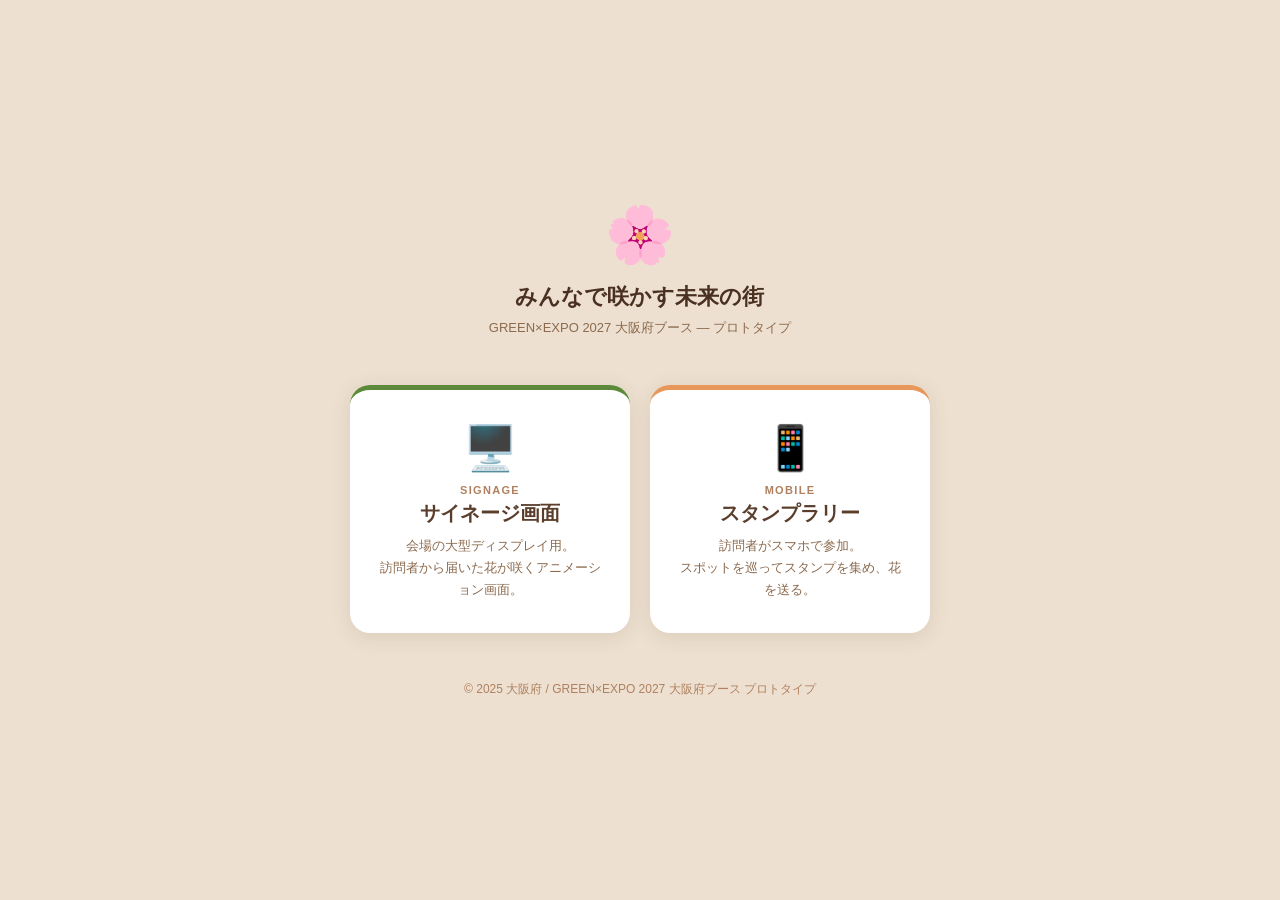
<file: index.html>
<!DOCTYPE html>
<html lang="ja">
<head>
  <meta charset="UTF-8">
  <meta name="viewport" content="width=device-width, initial-scale=1.0">
  <title>みんなで咲かす未来の街 — GREEN×EXPO 2027 大阪府ブース</title>
  <style>
    *, *::before, *::after { box-sizing: border-box; margin: 0; padding: 0; }
    body {
      font-family: "Hiragino Kaku Gothic ProN", "Yu Gothic", sans-serif;
      background: #EDE0D0;
      min-height: 100vh;
      display: flex;
      flex-direction: column;
      align-items: center;
      justify-content: center;
      padding: 40px 20px;
      color: #5A3E2B;
    }
    .hero {
      text-align: center;
      margin-bottom: 48px;
    }
    .hero__emoji { font-size: 56px; margin-bottom: 12px; }
    .hero__title {
      font-size: 22px;
      font-weight: 700;
      line-height: 1.5;
      color: #4A3020;
    }
    .hero__sub {
      font-size: 13px;
      color: #8C6A4E;
      margin-top: 6px;
    }
    .cards {
      display: flex;
      flex-wrap: wrap;
      gap: 20px;
      justify-content: center;
      max-width: 680px;
      width: 100%;
    }
    .card {
      background: #fff;
      border-radius: 20px;
      padding: 32px 28px;
      width: 280px;
      text-align: center;
      text-decoration: none;
      color: #5A3E2B;
      box-shadow: 0 4px 20px rgba(90,62,43,0.12);
      transition: transform 0.18s, box-shadow 0.18s;
      display: block;
    }
    .card:hover {
      transform: translateY(-4px);
      box-shadow: 0 8px 28px rgba(90,62,43,0.18);
    }
    .card__emoji { font-size: 44px; margin-bottom: 10px; }
    .card__label {
      font-size: 11px;
      font-weight: 600;
      letter-spacing: 0.12em;
      color: #B08060;
      margin-bottom: 4px;
    }
    .card__title {
      font-size: 20px;
      font-weight: 700;
      margin-bottom: 8px;
    }
    .card__desc {
      font-size: 13px;
      color: #8C6A4E;
      line-height: 1.7;
    }
    .card--display { border-top: 5px solid #5C8A3A; }
    .card--mobile  { border-top: 5px solid #E8965A; }
    .footer {
      margin-top: 48px;
      font-size: 12px;
      color: #B08060;
      text-align: center;
    }
  </style>
</head>
<body>
  <div class="hero">
    <div class="hero__emoji">🌸</div>
    <p class="hero__title">みんなで咲かす未来の街</p>
    <p class="hero__sub">GREEN×EXPO 2027 大阪府ブース — プロトタイプ</p>
  </div>

  <div class="cards">
    <a class="card card--display" href="display/">
      <div class="card__emoji">🖥️</div>
      <div class="card__label">SIGNAGE</div>
      <div class="card__title">サイネージ画面</div>
      <p class="card__desc">会場の大型ディスプレイ用。<br>訪問者から届いた花が咲くアニメーション画面。</p>
    </a>
    <a class="card card--mobile" href="mobile/">
      <div class="card__emoji">📱</div>
      <div class="card__label">MOBILE</div>
      <div class="card__title">スタンプラリー</div>
      <p class="card__desc">訪問者がスマホで参加。<br>スポットを巡ってスタンプを集め、花を送る。</p>
    </a>
  </div>

  <p class="footer">© 2025 大阪府 / GREEN×EXPO 2027 大阪府ブース プロトタイプ</p>
</body>
</html>
</file>
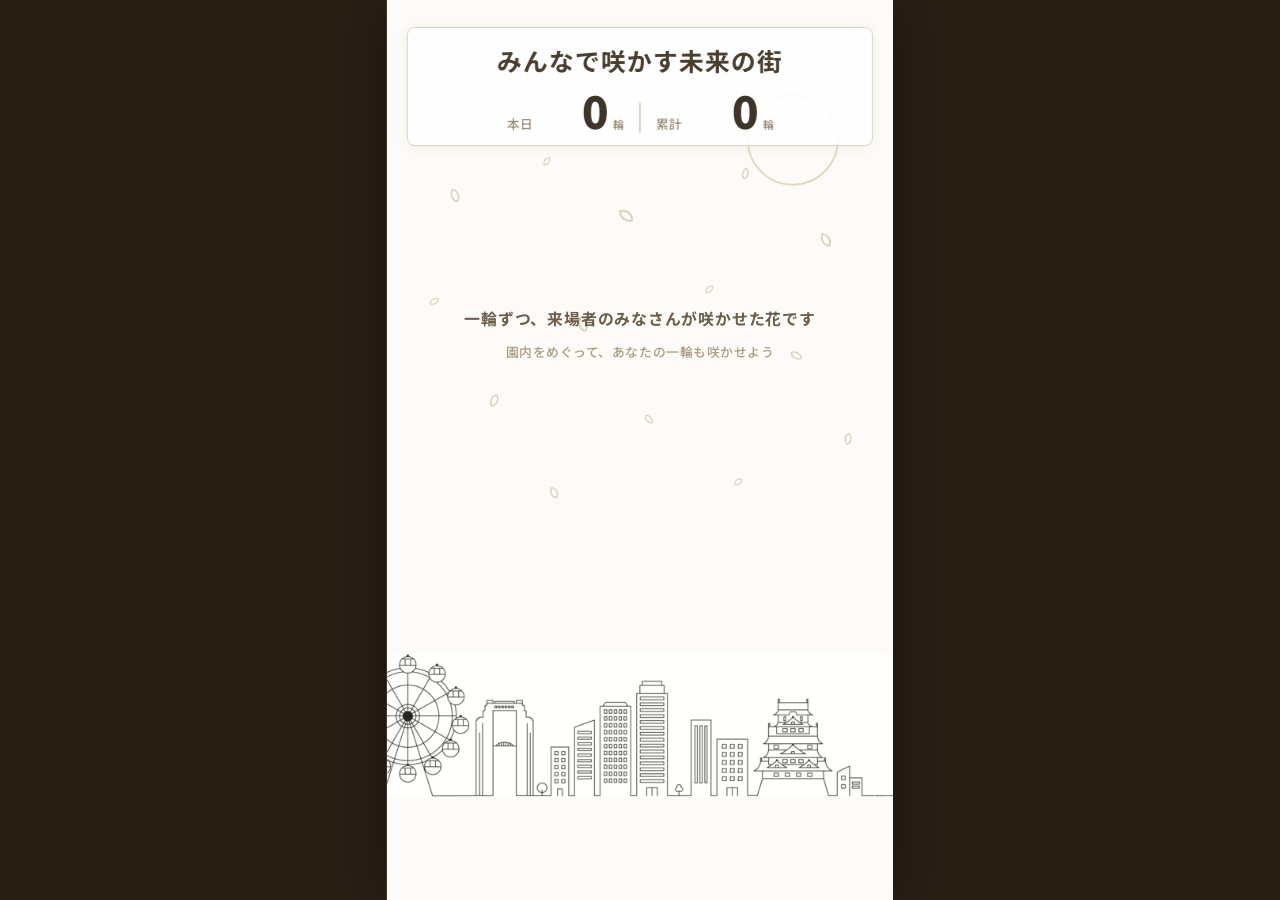
<file: display/index.html>
<!DOCTYPE html>
<html lang="ja">
<head>
  <meta charset="UTF-8">
  <meta name="viewport" content="width=device-width, initial-scale=1.0">
  <title>みんなで咲かす未来の街</title>

  <link rel="preconnect" href="https://fonts.googleapis.com">
  <link rel="preconnect" href="https://fonts.gstatic.com" crossorigin>
  <link href="https://fonts.googleapis.com/css2?family=Noto+Sans+JP:wght@500;700;900&display=swap" rel="stylesheet">

  <link rel="stylesheet" href="css/display.css?v=28">
</head>
<body>
  <div class="stage" id="stage">

    <!-- 背景 SVG（Sakana風：ほぼ白の余白＋線画の街）
         屋外サイネージ向けに、線は視認できる濃さ・太さにしている。
         大阪城・通天閣は「識別マーク」として濃く（花の輪郭と同じ #6E5A46）、
         一般の街並みは一段淡く（背景として後退させる）。 -->
    <svg class="scene" viewBox="0 0 1080 1920" preserveAspectRatio="xMidYMid slice" aria-hidden="true">

      <!-- ほぼ白の地（わずかに暖色） -->
      <rect x="0" y="0" width="1080" height="1920" fill="#FCFBF7"/>

      <!-- 太陽（細い輪郭のみ） -->
      <circle cx="866" cy="298" r="96" fill="none" stroke="#E4DAC2" stroke-width="4"/>

      <!-- 余白に点在する花びら（線画のみ）。
           Sakana のページで白地に小さな魚が散っているのと同じ役割で、
           何も無い上半分が「殺風景」に見えるのを防ぐ。
           vector-effect で拡大しても線の太さを一定に保つ。 -->
      <g class="drift-petals" fill="none" stroke="#DCD5C4" stroke-width="2.2"
         stroke-linejoin="round" vector-effect="non-scaling-stroke">
        <path d="M0,0 C-5,-3 -6,-12 0,-16 C6,-12 5,-3 0,0 Z" transform="translate(150,430) rotate(-20) scale(1.7)"/>
        <path d="M0,0 C-5,-3 -6,-12 0,-16 C6,-12 5,-3 0,0 Z" transform="translate(336,352) rotate(34) scale(1.2)"/>
        <path d="M0,0 C-5,-3 -6,-12 0,-16 C6,-12 5,-3 0,0 Z" transform="translate(523,470) rotate(-52) scale(2.0)"/>
        <path d="M0,0 C-5,-3 -6,-12 0,-16 C6,-12 5,-3 0,0 Z" transform="translate(762,381) rotate(14) scale(1.4)"/>
        <path d="M0,0 C-5,-3 -6,-12 0,-16 C6,-12 5,-3 0,0 Z" transform="translate(944,524) rotate(-31) scale(1.8)"/>
        <path d="M0,0 C-5,-3 -6,-12 0,-16 C6,-12 5,-3 0,0 Z" transform="translate(92,648) rotate(61) scale(1.3)"/>
        <path d="M0,0 C-5,-3 -6,-12 0,-16 C6,-12 5,-3 0,0 Z" transform="translate(423,706) rotate(-16) scale(1.9)"/>
        <path d="M0,0 C-5,-3 -6,-12 0,-16 C6,-12 5,-3 0,0 Z" transform="translate(681,624) rotate(46) scale(1.2)"/>
        <path d="M0,0 C-5,-3 -6,-12 0,-16 C6,-12 5,-3 0,0 Z" transform="translate(884,764) rotate(-62) scale(1.5)"/>
        <path d="M0,0 C-5,-3 -6,-12 0,-16 C6,-12 5,-3 0,0 Z" transform="translate(224,866) rotate(24) scale(1.6)"/>
        <path d="M0,0 C-5,-3 -6,-12 0,-16 C6,-12 5,-3 0,0 Z" transform="translate(566,902) rotate(-41) scale(1.3)"/>
        <path d="M0,0 C-5,-3 -6,-12 0,-16 C6,-12 5,-3 0,0 Z" transform="translate(982,948) rotate(9) scale(1.45)"/>
        <path d="M0,0 C-5,-3 -6,-12 0,-16 C6,-12 5,-3 0,0 Z" transform="translate(362,1062) rotate(-26) scale(1.5)"/>
        <path d="M0,0 C-5,-3 -6,-12 0,-16 C6,-12 5,-3 0,0 Z" transform="translate(742,1034) rotate(51) scale(1.2)"/>
      </g>

      <!-- 街並み一式（地平線・一般ビル・大阪城・通天閣）。
           画面下端近くに配置するためまとめて下へ平行移動する。
           背景スカイライン画像を使うときは、この街だけを隠して差し替える
           （点在する花びら・太陽は残す）。 -->
      <g class="cityline" transform="translate(0,98)">

        <!-- ══ 観覧車（左）ハブ・スポーク・ゴンドラ・支柱 ══ -->
        <g class="landmark landmark-wheel"
           fill="none" stroke="#6E5A46" stroke-width="3"
           stroke-linejoin="round" stroke-linecap="round">
          <!-- 支柱 -->
          <path d="M74,1602 L124,1494"/>
          <path d="M174,1602 L124,1494"/>
          <path d="M92,1560 L156,1560"/>
          <!-- リム（外周・内周） -->
          <circle cx="124" cy="1494" r="78"/>
          <circle cx="124" cy="1494" r="66"/>
          <circle cx="124" cy="1494" r="7"/>
          <!-- スポーク（12本） -->
          <g stroke-width="1.6">
            <path d="M124,1428 L124,1560"/>
            <path d="M58,1494 L190,1494"/>
            <path d="M77,1447 L171,1541"/>
            <path d="M171,1447 L77,1541"/>
            <path d="M91,1437 L157,1551"/>
            <path d="M157,1437 L91,1551"/>
            <path d="M67,1461 L181,1527"/>
            <path d="M181,1461 L67,1527"/>
          </g>
          <!-- ゴンドラ（外周上に8つ） -->
          <g stroke-width="2.2">
            <circle cx="124" cy="1416" r="9"/>
            <circle cx="124" cy="1572" r="9"/>
            <circle cx="46"  cy="1494" r="9"/>
            <circle cx="202" cy="1494" r="9"/>
            <circle cx="69"  cy="1439" r="9"/>
            <circle cx="179" cy="1549" r="9"/>
            <circle cx="179" cy="1439" r="9"/>
            <circle cx="69"  cy="1549" r="9"/>
          </g>
        </g>

        <!-- ══ ビル群（中央）── 高さ・幅に変化をつけた線画 ══ -->
        <g fill="none" stroke="#8C8168" stroke-width="2.6"
           stroke-linejoin="round" stroke-linecap="round">
          <!-- 低層 -->
          <path d="M236,1602 L236,1500 L292,1500 L292,1602"/>
          <!-- 高層（アンテナ付き） -->
          <path d="M302,1602 L302,1448 L350,1448 L350,1602"/>
          <path d="M326,1448 L326,1424"/>
          <!-- 中層 -->
          <path d="M360,1602 L360,1518 L414,1518 L414,1602"/>
          <!-- 最高層 -->
          <path d="M424,1602 L424,1418 L470,1418 L470,1602"/>
          <!-- 台形の塔屋 -->
          <path d="M480,1602 L480,1486 L500,1462 L524,1462 L544,1486 L544,1602"/>
          <!-- 中層 -->
          <path d="M554,1602 L554,1512 L604,1512 L604,1602"/>
          <!-- 窓（細線・控えめ） -->
          <g stroke-width="1.4">
            <path d="M250,1520 L278,1520"/><path d="M250,1544 L278,1544"/><path d="M250,1568 L278,1568"/>
            <path d="M314,1470 L338,1470"/><path d="M314,1494 L338,1494"/>
            <path d="M314,1518 L338,1518"/><path d="M314,1542 L338,1542"/><path d="M314,1566 L338,1566"/>
            <path d="M372,1538 L402,1538"/><path d="M372,1562 L402,1562"/>
            <path d="M436,1440 L458,1440"/><path d="M436,1464 L458,1464"/>
            <path d="M436,1488 L458,1488"/><path d="M436,1512 L458,1512"/>
            <path d="M436,1536 L458,1536"/><path d="M436,1560 L458,1560"/>
            <path d="M566,1534 L592,1534"/><path d="M566,1558 L592,1558"/>
          </g>
        </g>

        <!-- ══ 大阪城（線画・参考準拠：石垣＋4層天守＋千鳥破風＋鯱）
             ※実在建造物の構造に基づく自作線画（ストック素材の複製ではない） ══ -->
        <g class="landmark landmark-castle"
           transform="translate(535,0) translate(205,1602) scale(1.75) translate(-205,-1602)"
           fill="none" stroke="#6E5A46" stroke-width="2"
           stroke-linejoin="round" stroke-linecap="round">
          <!-- 石垣（末広がり） -->
          <path d="M148,1602 L172,1556 L238,1556 L262,1602"/>

          <!-- 1層目：壁＋入母屋屋根＋千鳥破風 -->
          <rect x="176" y="1540" width="58" height="16"/>
          <path d="M160,1540 L182,1524 L228,1524 L246,1540"/>
          <path d="M197,1540 L205,1527 L213,1540"/>

          <!-- 2層目 -->
          <rect x="182" y="1510" width="46" height="14"/>
          <path d="M168,1510 L187,1496 L223,1496 L242,1510"/>
          <path d="M198,1510 L205,1499 L212,1510"/>

          <!-- 3層目 -->
          <rect x="187" y="1483" width="36" height="13"/>
          <path d="M176,1483 L192,1470 L218,1470 L234,1483"/>
          <path d="M199,1483 L205,1474 L211,1483"/>

          <!-- 最上層（金の間）＋入母屋屋根 -->
          <rect x="192" y="1457" width="26" height="13"/>
          <path d="M182,1457 L196,1440 L214,1440 L228,1457"/>
          <path d="M200,1457 L205,1450 L210,1457"/>
          <!-- 金の鯱（大棟の両端） -->
          <path d="M196,1440 q-3,-5 -1,-9 q3,2 4,5"/>
          <path d="M214,1440 q3,-5 1,-9 q-3,2 -4,5"/>

          <!-- 窓・格子（細め。親を1.9倍しているので線幅は割り戻す） -->
          <g stroke-width="1.1">
            <rect x="184" y="1544" width="7" height="8"/>
            <rect x="201" y="1544" width="7" height="8"/>
            <rect x="218" y="1544" width="7" height="8"/>
            <rect x="190" y="1514" width="6" height="7"/>
            <rect x="214" y="1514" width="6" height="7"/>
            <rect x="199" y="1486" width="12" height="7"/>
            <rect x="200" y="1460" width="10" height="7"/>
          </g>
        </g>

        <!-- ══ 通天閣（線画・忠実デフォルメ：シルエット参考）
             エッフェル塔型の開脚アーチ＋X字トラス＋主展望台＋王冠(ランタン)＋尖塔 ══ -->
        <g class="landmark landmark-tower"
           transform="translate(112,0) translate(880,1602) scale(1.5) translate(-880,-1602)"
           fill="none" stroke="#6E5A46" stroke-width="2.1"
           stroke-linejoin="round" stroke-linecap="round">
          <!-- 脚部：外脚＋内脚＋中央アーチ（末広がりに開く） -->
          <path d="M835,1602 L858,1548"/>
          <path d="M925,1602 L902,1548"/>
          <path d="M863,1602 L867,1548"/>
          <path d="M897,1602 L893,1548"/>
          <path d="M863,1602 Q880,1574 897,1602"/>
          <path d="M858,1548 L902,1548"/>
          <!-- 下段胴体：テーパー側面＋X字トラス（内部トラスは細め） -->
          <path d="M858,1548 L866,1460"/>
          <path d="M902,1548 L894,1460"/>
          <path d="M862,1504 L898,1504"/>
          <path d="M866,1460 L894,1460"/>
          <g stroke-width="1.3">
            <path d="M858,1548 L898,1504"/>
            <path d="M902,1548 L862,1504"/>
            <path d="M862,1504 L894,1460"/>
            <path d="M898,1504 L866,1460"/>
          </g>
          <!-- 主展望台（張り出した横帯） -->
          <rect x="856" y="1444" width="48" height="16"/>
          <!-- 首部（くびれ） -->
          <path d="M868,1444 L872,1416"/>
          <path d="M892,1444 L888,1416"/>
          <path d="M872,1416 L888,1416"/>
          <!-- 王冠（ランタン型の台形展望塔）＋縦筋 -->
          <path d="M870,1416 L874,1398 L886,1398 L890,1416 Z"/>
          <g stroke-width="1.3">
            <path d="M878,1416 L879,1398"/>
            <path d="M882,1416 L881,1398"/>
          </g>
          <!-- 頂部の小さな笠 -->
          <path d="M876,1398 L876,1392 L884,1392 L884,1398"/>
          <!-- 尖塔・アンテナ -->
          <path d="M880,1392 L880,1360"/>
        </g>

        <!-- 地平線（細い1本） -->
        <line x1="0" y1="1602" x2="1080" y2="1602" stroke="#D6D0C0" stroke-width="2"/>
      </g>
    </svg>

    <!-- 花レイヤー（SVG。動的に花を追加） -->
    <svg class="flowers" id="flowers-layer" viewBox="0 0 1080 1920" preserveAspectRatio="xMidYMid slice" aria-hidden="true">
      <defs>
        <!-- 花びら用グラデーション（中心=明るい、外縁=暗い）-->
        <radialGradient id="fg-pink"   cx="38%" cy="30%" r="75%"><stop offset="0%"   stop-color="#FFEAF3"/><stop offset="100%" stop-color="#C0356A"/></radialGradient>
        <radialGradient id="fg-yellow" cx="38%" cy="30%" r="75%"><stop offset="0%"   stop-color="#FFFBD0"/><stop offset="100%" stop-color="#C08010"/></radialGradient>
        <radialGradient id="fg-white"  cx="38%" cy="30%" r="75%"><stop offset="0%"   stop-color="#FFFFFF"/><stop offset="100%" stop-color="#C8A860"/></radialGradient>
        <radialGradient id="fg-purple" cx="38%" cy="30%" r="75%"><stop offset="0%"   stop-color="#F2E6FF"/><stop offset="100%" stop-color="#6030A8"/></radialGradient>
        <radialGradient id="fg-red"    cx="38%" cy="30%" r="75%"><stop offset="0%"   stop-color="#FFE0D8"/><stop offset="100%" stop-color="#A81818"/></radialGradient>
        <!-- 花芯用グラデーション -->
        <radialGradient id="fg-center" cx="40%" cy="35%" r="70%"><stop offset="0%"   stop-color="#FFFCC0"/><stop offset="70%"  stop-color="#E8C020"/><stop offset="100%" stop-color="#A07010"/></radialGradient>
        <!-- 花びら内側の光沢ライン（白半透明） -->
        <linearGradient id="fg-shine"  x1="0.5" y1="0" x2="0.5" y2="1"><stop offset="0%"   stop-color="#ffffff" stop-opacity="0.55"/><stop offset="100%" stop-color="#ffffff" stop-opacity="0"/></linearGradient>
      </defs>
      <g id="flowers-root"></g>
    </svg>

    <!-- カウンタ -->
    <header class="counter" id="counter">
      <div class="counter__title">みんなで咲かす未来の街</div>
      <div class="counter__row">
        <div class="counter__cell">
          <div class="counter__label">本日</div>
          <div class="counter__num" id="count-today">0</div>
          <div class="counter__unit">輪</div>
        </div>
        <div class="counter__divider"></div>
        <div class="counter__cell">
          <div class="counter__label">累計</div>
          <div class="counter__num" id="count-total">0</div>
          <div class="counter__unit">輪</div>
        </div>
      </div>
    </header>

    <!-- 注釈：この花が何かを説明する一文。
         通りすがりの人には「花の絵」にしか見えないため、意味を短く示す。
         中央の余白に置くことで、Sakana のタグラインと同じく画面の重心にもなる。 -->
    <div class="note" id="note">
      <p class="note__main">一輪ずつ、来場者のみなさんが咲かせた花です</p>
      <p class="note__sub">園内をめぐって、あなたの一輪も咲かせよう</p>
    </div>

    <!-- デバッグ表示（既定でオフ。D キーで切替） -->
    <div class="debug" id="debug-panel" hidden>
      <div>DEBUG <span id="debug-mode"></span></div>
      <div>last poll: <span id="debug-last"></span></div>
      <div>since id: <span id="debug-since"></span></div>
      <div class="debug__hint">F=花追加 / R=リセット / D=このパネル切替</div>
    </div>

    <!-- ═══════════════════════════════════════════════════════════
         診断オーバーレイ（7/23 STB実機テスト用）

         OTOMO の STB にはキーボードが無く、D キーでデバッグパネルを
         開けない。テスト用クエリ（?demo=1 等）が付いていれば操作不要で
         常時表示し、画面を撮影するだけで全項目が記録に残るようにする。

         「経過」は読み込みからの秒数。0 に戻れば STB が完全リロードした
         決定的な証拠になり、その周期も実測できる。
    ═══════════════════════════════════════════════════════════ -->
    <div class="diag" id="diag" hidden>
      <div class="diag__title">DIAG — STB TEST</div>
      <div class="diag__grid">
        <span class="diag__k">経過</span>
        <span class="diag__v diag__v--big" id="diag-elapsed">0.0s</span>

        <span class="diag__k">FPS</span>
        <span class="diag__v diag__v--big" id="diag-fps">--</span>

        <span class="diag__k">花数</span>
        <span class="diag__v diag__v--big" id="diag-count">0</span>

        <span class="diag__k">時刻</span>
        <span class="diag__v" id="diag-clock">--:--:--</span>

        <span class="diag__k">読込</span>
        <span class="diag__v" id="diag-loaded">--:--:--</span>

        <span class="diag__k">設定</span>
        <span class="diag__v" id="diag-cfg">-</span>

        <span class="diag__k">画面</span>
        <span class="diag__v" id="diag-screen">-</span>

        <span class="diag__k">poll</span>
        <span class="diag__v" id="diag-poll">0</span>

        <span class="diag__k">UA</span>
        <span class="diag__v diag__v--ua" id="diag-ua">-</span>
      </div>
    </div>
  </div>

  <script src="config.js?v=28"></script>
  <script src="js/api.js?v=28"></script>
  <script src="js/scene.js?v=28"></script>
  <script src="js/bloom.js?v=28"></script>
  <script src="js/main.js?v=28"></script>
</body>
</html>
</file>
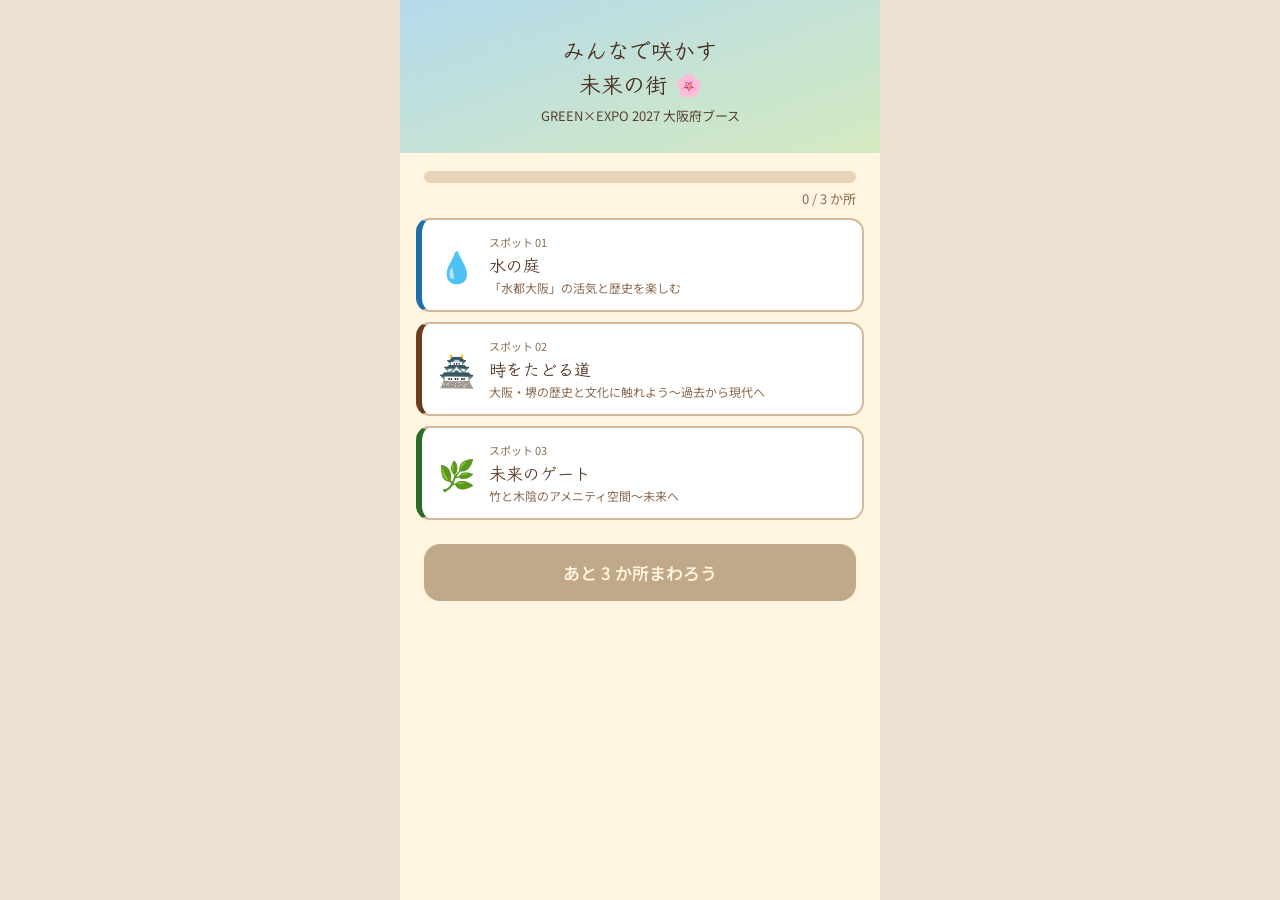
<file: mobile/index.html>
<!DOCTYPE html>
<html lang="ja">
<head>
  <meta charset="UTF-8">
  <meta name="viewport" content="width=device-width, initial-scale=1.0, maximum-scale=1.0, user-scalable=no">
  <title>みんなで咲かす未来の街 ツアー</title>

  <link rel="preconnect" href="https://fonts.googleapis.com">
  <link rel="preconnect" href="https://fonts.gstatic.com" crossorigin>
  <link href="https://fonts.googleapis.com/css2?family=Klee+One:wght@400;600&family=Noto+Sans+JP:wght@400;500;700&display=swap" rel="stylesheet">

  <link rel="stylesheet" href="css/mobile.css">
</head>
<body>
<div class="page">

  <!-- ══════════════════════════════════════════════
       HOME 画面：スタンプ進捗 ＋ スポット一覧
  ═══════════════════════════════════════════════ -->
  <div class="screen" id="screen-home">

    <div class="home-hero">
      <p class="home-hero__title">みんなで咲かす<br>未来の街 🌸</p>
      <p class="home-hero__sub">GREEN×EXPO 2027 大阪府ブース</p>
    </div>

    <!-- スタンプ進捗 -->
    <div class="stamp-progress">
      <div class="stamp-progress__bar-wrap">
        <div class="stamp-progress__bar" id="stamp-progress-bar" style="width:0%"></div>
      </div>
      <div class="stamp-progress__label" id="stamp-progress-label">0 / 3 か所</div>
    </div>

    <!-- スポットカードリスト（JS で生成） -->
    <div class="spot-list" id="spot-list"></div>

    <!-- 花を送るボタン -->
    <div class="flower-unlock-area">
      <button class="btn-flower-unlock" id="btn-to-flower" disabled>
        あと 3 か所まわろう
      </button>
    </div>

  </div><!-- /screen-home -->


  <!-- ══════════════════════════════════════════════
       SPOT 画面：スポット説明 ＋ サブページ
       メインスポット（01/02/03）とサブページ（04〜11）
       を共通のコンテナで切替表示する
  ═══════════════════════════════════════════════ -->
  <div class="screen" id="screen-spot" hidden>
    <!-- JS が innerHTML で丸ごと生成する -->
    <div id="spot-screen-content"></div>
  </div><!-- /screen-spot -->


  <!-- ══════════════════════════════════════════════
       FLOWER 画面：花の選択 ＋ 送信
  ═══════════════════════════════════════════════ -->
  <div class="screen" id="screen-flower" hidden>

    <header class="page-header" style="background:#8C5A3D">
      <a class="page-header__back" href="?" aria-label="一覧に戻る">←</a>
      <span class="page-header__title">花を選ぼう 🌸</span>
    </header>

    <div class="flower-preview-wrap" id="flower-preview"></div>

    <form id="flower-form">
      <div class="flower-section">
        <p class="section-label">色を選ぶ</p>
        <div class="color-buttons" id="color-buttons"></div>
      </div>
      <div class="flower-section">
        <p class="section-label">花の種類を選ぶ</p>
        <div class="kind-buttons" id="kind-buttons"></div>
      </div>
      <div class="flower-section">
        <p class="section-label">ひとこと（任意）</p>
        <textarea
          id="flower-message"
          class="message-input"
          rows="2"
          maxlength="50"
          placeholder="例：また来たい、きれいだった…"
        ></textarea>
        <p class="message-hint">50文字以内</p>
      </div>
      <p class="submit-error" id="submit-error" hidden></p>
      <button type="submit" class="btn-submit" id="btn-submit">
        花を送る 🌸
      </button>
    </form>

  </div><!-- /screen-flower -->


  <!-- ══════════════════════════════════════════════
       THANKS 画面：送信完了 ＋ 花の表示
  ═══════════════════════════════════════════════ -->
  <div class="screen" id="screen-thanks" hidden>
    <div class="thanks-body">
      <p class="thanks-title">あなたの花が<br>咲きました！</p>
      <p class="thanks-sub">もうすぐサイネージの街に届きます</p>
      <div class="thanks-flower-wrap" id="thanks-flower"></div>
      <p class="thanks-message" id="thanks-message" hidden></p>
      <p class="thanks-note">
        🌿 ゴール地点のサイネージを見てみよう。<br>
        数分後、あなたの花が「みんなの街」に咲きます。
      </p>
      <button class="btn-again" id="btn-again">もう一度はじめから</button>
    </div>
  </div><!-- /screen-thanks -->

</div><!-- /page -->

<script src="config.js"></script>
<script src="js/stamp.js"></script>
<script src="js/flower.js"></script>
<script src="js/app.js"></script>
</body>
</html>
</file>
<file: display/css/display.css>
/* 「みんなで咲かす未来の街」 display 用スタイル
   縦型サイネージ（9:16 / 1080x1920 想定）を基準に、画面サイズに合わせて
   .stage が縦比を維持しつつ最大化される。 */

:root {
  --warm-paper: #FFF5E1;
  --warm-ink:   #5A3E2B;
  --warm-ink-soft: #8C6A4E;
  --warm-accent: #E8965A;
  --warm-leaf:   #5C8A3A;
}

* { box-sizing: border-box; }

html, body {
  margin: 0;
  padding: 0;
  width: 100%;
  height: 100%;
  background: #2a1f15;       /* ステージ外の余白色（暗めにして額装風に） */
  overflow: hidden;
  font-family: "Noto Sans JP", "Hiragino Kaku Gothic ProN", "Yu Gothic", sans-serif;
  color: var(--warm-ink);
  -webkit-font-smoothing: antialiased;
}

/* ステージ：縦9:16の固定比率コンテナ。画面に内接させる */
.stage {
  position: absolute;
  top: 50%;
  left: 50%;
  /* ステージ実幅。文字サイズをこれに連動させると、レターボックス時
     （画面比が9:16でないとき）でも比率どおりに収まる。 */
  --stage-w: min(100vw, calc(100vh * 9 / 16));
  width:  var(--stage-w);
  height: min(100vh, calc(100vw * 16 / 9));
  transform: translate(-50%, -50%);
  background: #FCFBF7;              /* 背景SVGと同じ白（読み込み前のチラつき防止） */
  box-shadow: 0 0 60px rgba(0,0,0,0.4);
  overflow: hidden;
}

/* 背景の風景・花レイヤー */
.scene, .flowers {
  position: absolute;
  inset: 0;
  width: 100%;
  height: 100%;
  display: block;
}
.flowers { pointer-events: none; }

/* カウンタ（上部）
   線画・余白基調に合わせた最小限のデザイン。屋外での可読性のため、
   ・数字は大きく高コントラストのダークインク（白地に濃色＝最も読める）
   ・囲みは重い塗りカードをやめ、うっすら白＋細いヘアラインのみ
   ・新規開花時だけ数字がテラコッタ色に弾む（Sakana的な一点差し色） */
.counter {
  position: absolute;
  top: 3%;
  left: 4%;
  right: 4%;
  /* カウンタ内の em 基準をステージ幅に連動させる。
     これで文字も余白も同じ比率で拡縮し、桁数が増えても溢れない。 */
  font-size: calc(var(--stage-w) * 0.028);
  padding: 1.0em 1.1em 0.85em;
  background: rgba(255, 255, 255, 0.80);
  border: 1.5px solid #DAD4C6;
  border-radius: 0.55em;
  box-shadow: 0 2px 12px rgba(120,110,90,0.08);
  text-align: center;
  backdrop-filter: blur(2px);
}
.counter__title {
  font-family: "Noto Sans JP", sans-serif;
  font-weight: 700;
  font-size: 1.75em;            /* ≒ ステージ幅の5%。必ず1行に収まる大きさ */
  white-space: nowrap;          /* 折り返さない */
  color: #4A3E2E;
  letter-spacing: 0.04em;
  margin-bottom: 0.45em;
}
.counter__row {
  display: flex;
  align-items: flex-end;
  justify-content: center;
  gap: 1.1em;
  white-space: nowrap;          /* 桁が増えても折り返さない */
}
.counter__cell {
  display: flex;
  align-items: baseline;
  gap: 0.28em;
}
.counter__label {
  font-family: "Noto Sans JP", sans-serif;
  font-weight: 500;
  font-size: 0.9em;
  color: #9A8E78;
  margin-right: 0.15em;
}
.counter__num {
  font-family: "Noto Sans JP", sans-serif;
  font-weight: 900;
  /* カウンタ基準の相対サイズ。5桁（累計10,000輪超）でも収まる大きさ */
  font-size: 3.1em;
  line-height: 1;
  color: #3E3428;
  min-width: 1.6em;
  text-align: right;
  transition: transform 0.4s cubic-bezier(.34,1.7,.64,1), color 0.4s ease;
}
.counter__num.pop {
  transform: scale(1.18);
  color: #D2694A;               /* 開花時だけ差し色 */
}
.counter__unit {
  font-family: "Noto Sans JP", sans-serif;
  font-weight: 500;
  font-size: 0.78em;
  color: #9A8E78;
}
.counter__divider {
  width: 1.5px;
  height: 2.2em;
  background: #DAD4C6;
  border-radius: 2px;
}

/* 注釈（中央の余白に置く一文）
   通りすがりの人に「この花が何か」を伝える。
   同時に、白い余白の重心にもなる（Sakana のタグラインと同じ役割）。
   文字サイズはステージ幅連動。花の山（上限 y=1360）より上に置く。 */
.note {
  position: absolute;
  top: 34%;
  left: 6%;
  right: 6%;
  text-align: center;
  font-size: calc(var(--stage-w) * 0.028);
  line-height: 1.7;
  pointer-events: none;
}
.note__main {
  font-family: "Noto Sans JP", sans-serif;
  font-weight: 700;
  font-size: 1.12em;
  color: #6B5E4A;
  letter-spacing: 0.05em;
  margin: 0;
  white-space: nowrap;
}
.note__sub {
  font-family: "Noto Sans JP", sans-serif;
  font-weight: 500;
  font-size: 0.9em;
  color: #A99B84;
  letter-spacing: 0.04em;
  margin: 0.6em 0 0;
  white-space: nowrap;
}

/* 花：bloom.js の rAF 落下アニメが opacity と outer の transform を制御する。
   CSS は transform の基準点のみ定義し、初期状態は透明。 */
.flower {
  opacity: 0;
  transform-box: fill-box;
  transform-origin: center;
}

/* 初回ロード分（settled）：着地済み・静止状態で即表示 */
.flower.settled {
  opacity: 1;
  transform: scale(1) rotate(var(--seed-rot, 0deg));
  animation: none;
}

/* やさしく揺れる（咲いた後） */
.flower.sway {
  animation: sway 5.2s ease-in-out infinite;
  animation-delay: var(--sway-delay, 0s);
}
@keyframes sway {
  0%, 100% { transform: scale(1) rotate(var(--seed-rot, 0deg)); }
  50%      { transform: scale(1.02) rotate(calc(var(--seed-rot, 0deg) + 2deg)); }
}

/* デバッグパネル */
.debug {
  position: absolute;
  bottom: 12px;
  left: 12px;
  padding: 10px 14px;
  background: rgba(0,0,0,0.55);
  color: #fff;
  font-family: monospace;
  font-size: 12px;
  line-height: 1.6;
  border-radius: 8px;
  z-index: 100;
}
.debug__hint { opacity: 0.7; margin-top: 6px; }

/* ─── 診断オーバーレイ（7/23 STB実機テスト用） ────────────────────
   STB にはキーボードが無いので操作不要で常時表示する。
   離れた 43インチ画面を撮影して読み取れることが最優先のため、
   高コントラスト・等幅・大きめの字にしてある。
   本番の素の URL では表示されない（config.js の diag が false）。 */
.diag {
  position: absolute;
  top: 16px;
  left: 16px;
  padding: 14px 18px;
  /* 全体のデザイン確認を邪魔しないよう半透明。
     ?diag=0 で非表示、D キーで表示/非表示を切替できる。 */
  background: rgba(0, 0, 0, 0.42);
  opacity: 0.62;
  color: #fff;
  font-family: "Consolas", "Courier New", monospace;
  border-radius: 10px;
  border: 2px solid rgba(255, 255, 255, 0.35);
  z-index: 200;
  max-width: 62%;
}
.diag__title {
  font-size: 15px;
  font-weight: bold;
  letter-spacing: 0.12em;
  color: #7FE0A0;
  margin-bottom: 8px;
  padding-bottom: 6px;
  border-bottom: 1px solid rgba(255, 255, 255, 0.25);
}
.diag__grid {
  display: grid;
  grid-template-columns: auto 1fr;
  gap: 3px 14px;
  align-items: baseline;
}
.diag__k {
  font-size: 15px;
  color: #9BD8F0;
  white-space: nowrap;
}
.diag__v {
  font-size: 17px;
  font-variant-numeric: tabular-nums;
  word-break: break-all;
}
/* 遠くからでも読める主要値。「経過」が 0 に戻れば完全リロードの証拠 */
.diag__v--big {
  font-size: 30px;
  font-weight: bold;
  line-height: 1.15;
  color: #FFE08A;
}
/* UserAgent は長いので小さく折り返す */
.diag__v--ua {
  font-size: 13px;
  line-height: 1.4;
  opacity: 0.9;
}
</file>
<file: mobile/css/mobile.css>
/* モバイルツアーページ
   スマホ縦持ち（最大幅 480px）基準。display と同じウォームトーン。 */

:root {
  --warm-paper:     #FFF5E1;
  --warm-ink:       #5A3E2B;
  --warm-ink-soft:  #8C6A4E;
  --warm-accent:    #E8965A;
  --warm-leaf:      #5C8A3A;
  --warm-border:    #D4B89A;
  --warm-btn-bg:    #8C5A3D;
  --warm-btn-text:  #FFF5E1;
}

* { box-sizing: border-box; }

html, body {
  margin: 0; padding: 0;
  background: #EDE0D0;
  min-height: 100%;
  /* 本文：読みやすさ優先の Noto Sans JP */
  font-family: "Noto Sans JP", "Hiragino Kaku Gothic ProN", "Yu Gothic", sans-serif;
  font-size: 16px;
  font-weight: 400;
  color: var(--warm-ink);
  -webkit-font-smoothing: antialiased;
}

/* 見出し・ボタンなど温かみを出す箇所は Klee One・太字 */
.home-hero__title,
.main-spot-hero__name,
.spot-card__name,
.page-header__title,
.sign-quiz__title,
.sign-detail__titlebar,
.sign-challenge__titlebar,
.section-label,
.thanks-title,
.btn-flower-unlock,
.btn-stamp,
.stamp-msg-inline,
.feature-card__title,
.child-links__label {
  font-family: "Klee One", "Hiragino Maru Gothic ProN", sans-serif;
  font-weight: 700;
}

.page {
  max-width: 480px;
  margin: 0 auto;
  background: var(--warm-paper);
  min-height: 100vh;
  padding-bottom: 48px;
}

.screen[hidden] { display: none; }

/* ─── ページヘッダ（戻るボタン付き） ─────────────────── */
.page-header {
  color: #fff;
  padding: 16px 20px 14px;
  display: flex;
  align-items: center;
  gap: 10px;
  position: sticky;
  top: 0;
  z-index: 10;
}
.page-header__back {
  font-size: 24px;
  text-decoration: none;
  color: #fff;
  line-height: 1;
  padding: 4px 8px 4px 0;
}
.page-header__title {
  font-size: 17px;
  font-weight: 600;
  letter-spacing: 0.04em;
  white-space: nowrap;
  overflow: hidden;
  text-overflow: ellipsis;
}

/* ─── HOME ───────────────────────────────────────── */
.home-hero {
  background: linear-gradient(160deg, #B5DAEC 0%, #D4EAC0 100%);
  padding: 32px 24px 28px;
  text-align: center;
}
.home-hero__title {
  font-size: 22px;
  font-weight: 600;
  color: #4A3020;
  line-height: 1.55;
  margin: 0 0 6px;
}
.home-hero__sub {
  font-size: 13px;
  color: #5A4030;
  margin: 0;
}

.stamp-progress {
  padding: 18px 24px 6px;
}
.stamp-progress__bar-wrap {
  background: #E8D4B8;
  border-radius: 99px;
  height: 12px;
  overflow: hidden;
  margin-bottom: 6px;
}
.stamp-progress__bar {
  height: 100%;
  background: var(--warm-accent);
  border-radius: 99px;
  transition: width 0.5s ease;
}
.stamp-progress__label {
  text-align: right;
  font-size: 13px;
  color: var(--warm-ink-soft);
}

.spot-list {
  padding: 4px 16px 8px;
  display: flex;
  flex-direction: column;
  gap: 10px;
}
.spot-card {
  display: flex;
  align-items: center;
  gap: 14px;
  padding: 14px 16px;
  background: #fff;
  border: 2px solid var(--warm-border);
  border-left: 6px solid var(--spot-accent, #A8C97A);
  border-radius: 14px;
  text-decoration: none;
  color: var(--warm-ink);
  transition: box-shadow 0.15s;
}
.spot-card:active { box-shadow: inset 0 2px 4px rgba(0,0,0,0.1); }
.spot-card--done  { opacity: 0.7; }
.spot-card__icon  { font-size: 30px; flex-shrink: 0; }
.spot-card__body  { flex: 1; min-width: 0; }
.spot-card__no    { font-size: 11px; color: var(--warm-ink-soft); margin-bottom: 2px; }
.spot-card__name  { font-size: 17px; font-weight: 600; }
.spot-card__sub   { font-size: 12px; color: var(--warm-ink-soft); margin-top: 2px;
                    white-space: nowrap; overflow: hidden; text-overflow: ellipsis; }
.spot-card__stamp { font-size: 22px; flex-shrink: 0; }

.flower-unlock-area { padding: 16px 24px 8px; }
.btn-flower-unlock {
  width: 100%;
  padding: 16px;
  font-size: 17px;
  font-family: inherit;
  font-weight: 600;
  background: var(--warm-btn-bg);
  color: var(--warm-btn-text);
  border: none;
  border-radius: 16px;
  cursor: pointer;
  transition: opacity 0.2s, transform 0.1s;
}
.btn-flower-unlock:disabled { background: #C0A888; cursor: default; }
.btn-flower-unlock:not(:disabled):active { transform: scale(0.97); }

/* ─── メインスポット（01/02/03） ─────────────────────── */
.main-spot-hero {
  padding: 24px 24px 20px;
  text-align: center;
}
.main-spot-hero__signno {
  font-size: 12px;
  font-weight: 600;
  color: var(--warm-ink-soft);
  letter-spacing: 0.1em;
  text-transform: uppercase;
  margin-bottom: 4px;
}
.main-spot-hero__icon { font-size: 44px; }
.main-spot-hero__name {
  font-size: 26px;
  font-weight: 600;
  margin: 6px 0 4px;
  line-height: 1.3;
}
.main-spot-hero__sub {
  font-size: 13px;
  color: var(--warm-ink-soft);
  line-height: 1.5;
}

.main-spot-body { padding: 16px 20px 4px; }
.main-spot-lead {
  font-size: 15.5px;
  line-height: 2.0;
  color: var(--warm-ink);
  background: #fff;
  border: 1.5px solid var(--warm-border);
  border-radius: 12px;
  padding: 14px 16px;
  margin: 0 0 12px;
}

.feature-card {
  background: #fff;
  border: 1.5px solid var(--warm-border);
  border-left: 4px solid var(--warm-accent);
  border-radius: 10px;
  padding: 12px 14px;
  margin-bottom: 10px;
}
.feature-card__title {
  font-size: 14px;
  font-weight: 600;
  margin-bottom: 4px;
}
.feature-card__text {
  font-size: 14.5px;
  line-height: 1.85;
  color: var(--warm-ink-soft);
  margin: 0;
}

/* サブページリンク */
.child-links {
  padding: 4px 20px 8px;
}
.child-links__label {
  font-size: 12px;
  font-weight: 600;
  color: var(--warm-ink-soft);
  letter-spacing: 0.06em;
  margin: 8px 0 6px;
}
.child-link {
  display: flex;
  align-items: center;
  gap: 10px;
  padding: 12px 14px;
  background: #fff;
  border: 1.5px solid var(--warm-border);
  border-radius: 10px;
  margin-bottom: 8px;
  text-decoration: none;
  color: var(--warm-ink);
  transition: background 0.15s;
}
.child-link:active { background: #F0E8D8; }
.child-link__badge {
  font-size: 10px;
  background: var(--warm-ink-soft);
  color: #fff;
  padding: 2px 7px;
  border-radius: 99px;
  flex-shrink: 0;
}
.child-link__no {
  font-size: 11px;
  color: var(--warm-ink-soft);
  flex-shrink: 0;
}
.child-link__title {
  flex: 1;
  font-size: 14px;
  font-weight: 600;
}
.child-link__arrow {
  font-size: 20px;
  color: var(--warm-ink-soft);
}

/* スタンプ */
.stamp-area { padding: 16px 24px 8px; }
.btn-stamp {
  display: block;
  width: 100%;
  padding: 18px;
  font-size: 18px;
  font-family: inherit;
  font-weight: 600;
  background: var(--warm-leaf);
  color: #fff;
  border: none;
  border-radius: 16px;
  cursor: pointer;
  transition: transform 0.1s;
}
.btn-stamp:active { transform: scale(0.96); }
.stamp-msg-inline {
  text-align: center;
  font-size: 18px;
  font-weight: 600;
  color: var(--warm-leaf);
  padding: 16px 0 4px;
  margin: 0;
}

.btn-back-home {
  display: block;
  text-align: center;
  padding: 12px;
  color: var(--warm-ink-soft);
  font-size: 15px;
  text-decoration: none;
}

/* ─── 詳細説明（05/06/08/09/10） ────────────────────── */
.sign-detail { }
.sign-detail__titlebar {
  padding: 14px 20px;
  color: #fff;
  font-size: 17px;
  font-weight: 600;
  line-height: 1.45;
}
.sign-detail__body {
  padding: 16px 20px;
}
.sign-detail__photo {
  margin: 0 0 16px;
  border-radius: 10px;
  overflow: hidden;
  background: #DDD;
}
.sign-detail__photo-img {
  display: block;
  width: 100%;
  height: auto;
  object-fit: cover;
}
.sign-detail__photo-caption {
  display: block;
  font-size: 12px;
  color: var(--warm-ink-soft);
  text-align: center;
  padding: 6px 10px 8px;
  background: #F5ECD7;
  margin: 0;
}
.sign-detail__text {
  font-size: 15.5px;
  line-height: 2.05;
  margin: 0;
}

/* ─── クイズ（04）・クイズのこたえ（11） ─────────────── */
.sign-quiz { }
.sign-quiz__header {
  padding: 20px 20px 16px;
  color: #fff;
  position: relative;
  /* 下部に波型の切り取り効果 */
  clip-path: polygon(0 0, 100% 0, 100% 85%, 50% 100%, 0 85%);
  padding-bottom: 36px;
}
.sign-quiz__badge {
  display: inline-block;
  background: #fff;
  color: #CC2200;
  font-size: 12px;
  font-weight: 700;
  padding: 3px 10px;
  border-radius: 4px;
  margin-bottom: 8px;
}
.sign-quiz__title {
  font-size: 24px;
  font-weight: 700;
  line-height: 1.35;
}
.sign-quiz__body {
  padding: 20px 20px 8px;
}
.sign-quiz__question {
  font-size: 19px;
  line-height: 2.0;
  text-align: center;
  margin: 0 0 20px;
  color: var(--warm-ink);
  font-weight: 500;
}
.sign-quiz__hint {
  color: #fff;
  font-size: 16px;
  font-weight: 600;
  text-align: center;
  padding: 14px 20px;
  border-radius: 99px;
  margin: 0 auto;
  max-width: 260px;
}

/* クイズのこたえ */
.sign-quiz-answer__answer {
  padding: 20px;
  margin-bottom: 2px;
  /* 上部の波 */
  clip-path: polygon(0 15%, 50% 0%, 100% 15%, 100% 100%, 0 100%);
  padding-top: 36px;
}
.sign-quiz-answer__text {
  color: #fff;
  font-size: 22px;
  font-weight: 700;
  text-align: center;
  line-height: 1.6;
  margin: 0;
}
.sign-quiz-answer__explanation {
  padding: 4px 20px 20px;
}
.sign-quiz-answer__line {
  color: #fff;
  font-size: 15px;
  line-height: 1.8;
  margin: 0 0 8px;
}

/* ─── チャレンジ（07 枯山水） ────────────────────────── */
.sign-challenge { }
.sign-challenge__titlebar {
  padding: 14px 20px;
  color: #fff;
  font-size: 17px;
  font-weight: 700;
  line-height: 1.45;
}
.sign-challenge__body {
  padding: 16px 20px;
  display: flex;
  flex-direction: column;
  gap: 16px;
}
.sign-challenge__accent {
  color: #fff;
  font-size: 18px;
  font-weight: 700;
  text-align: center;
  line-height: 1.7;
  padding: 20px;
  border-radius: 50%;
  width: 150px;
  height: 150px;
  display: flex;
  align-items: center;
  justify-content: center;
  margin: 0 auto;
}
.sign-challenge__text {
  font-size: 15.5px;
  line-height: 2.05;
  margin: 0;
}

/* ─── 共通 ───────────────────────────────────────── */
.sign-note {
  font-size: 12px;
  color: var(--warm-ink-soft);
  text-align: center;
  padding: 12px 20px 4px;
  margin: 0;
}
.error {
  text-align: center;
  color: #C04040;
  padding: 24px;
  font-size: 14px;
}

/* ─── FLOWER ─────────────────────────────────────── */
.flower-section { padding: 16px 24px 4px; }
.section-label {
  font-size: 13px;
  font-weight: 600;
  color: var(--warm-ink-soft);
  margin: 0 0 10px;
  letter-spacing: 0.06em;
}
.flower-preview-wrap {
  display: flex;
  justify-content: center;
  padding: 12px 0 4px;
}
.flower-preview-wrap svg {
  filter: drop-shadow(0 4px 12px rgba(140,90,60,0.2));
}
.color-buttons { display: flex; gap: 12px; flex-wrap: wrap; }
.color-btn {
  width: 52px; height: 52px;
  border-radius: 50%;
  border: 3px solid transparent;
  cursor: pointer;
  position: relative;
  transition: transform 0.15s, border-color 0.15s;
  overflow: hidden;
}
.color-btn.selected { border-color: var(--warm-ink); transform: scale(1.12); }
.color-btn:active   { transform: scale(0.93); }
.color-btn__label {
  position: absolute;
  bottom: -20px; left: 50%;
  transform: translateX(-50%);
  font-size: 10px; white-space: nowrap;
  color: var(--warm-ink-soft); pointer-events: none;
}
.color-btn[data-color="white"] { border-color: #C0A878; }
.color-btn[data-color="white"].selected { border-color: var(--warm-ink); }
.kind-buttons { display: flex; gap: 10px; }
.kind-btn {
  flex: 1;
  padding: 12px 8px;
  border: 2px solid var(--warm-border);
  border-radius: 14px;
  background: #fff;
  font-family: inherit;
  cursor: pointer;
  text-align: center;
  transition: border-color 0.15s, background 0.15s;
  display: flex; flex-direction: column; align-items: center; gap: 4px;
}
.kind-btn.selected { border-color: var(--warm-accent); background: #FFF0E0; }
.kind-btn__emoji { font-size: 26px; }
.kind-btn__label { font-size: 12px; color: var(--warm-ink); }
.message-input {
  width: 100%; padding: 12px 14px;
  font-size: 16px; font-family: inherit;
  border: 2px solid var(--warm-border); border-radius: 12px;
  background: #fff; color: var(--warm-ink);
  resize: none; outline: none;
}
.message-input:focus { border-color: var(--warm-accent); }
.message-hint { font-size: 12px; color: var(--warm-ink-soft); margin-top: 4px; }
.btn-submit {
  display: block;
  width: calc(100% - 48px);
  margin: 16px auto 8px;
  padding: 18px;
  font-size: 18px; font-family: inherit; font-weight: 600;
  background: var(--warm-btn-bg); color: var(--warm-btn-text);
  border: none; border-radius: 16px; cursor: pointer;
  transition: transform 0.1s, opacity 0.2s;
}
.btn-submit:disabled { opacity: 0.55; cursor: default; }
.btn-submit:not(:disabled):active { transform: scale(0.97); }
.submit-error { text-align: center; color: #C04040; font-size: 14px; padding: 8px 24px; }

/* ─── THANKS ─────────────────────────────────────── */
.thanks-body { padding: 32px 24px; text-align: center; }
.thanks-title { font-size: 26px; font-weight: 600; color: var(--warm-ink); margin: 0 0 6px; }
.thanks-sub { font-size: 14px; color: var(--warm-ink-soft); margin: 0 0 20px; }
.thanks-flower-wrap { display: flex; justify-content: center; margin: 8px 0 16px; }
.thanks-flower-wrap svg {
  filter: drop-shadow(0 6px 18px rgba(140,90,60,0.25));
  animation: pop-in 0.6s cubic-bezier(.2,1,.3,1.1) both;
}
@keyframes pop-in {
  from { transform: scale(0.4); opacity: 0; }
  to   { transform: scale(1);   opacity: 1; }
}
.thanks-message { font-size: 18px; color: var(--warm-ink); margin: 0 0 8px; font-style: italic; }
.thanks-note {
  font-size: 13px; color: var(--warm-ink-soft);
  background: #F0E8D8; border-radius: 10px;
  padding: 10px 16px; margin: 12px 0 24px; line-height: 1.6;
}
.btn-again {
  display: inline-block;
  padding: 12px 28px; font-size: 15px; font-family: inherit;
  background: transparent;
  border: 2px solid var(--warm-border); border-radius: 99px;
  color: var(--warm-ink-soft); cursor: pointer;
  transition: border-color 0.15s;
}
.btn-again:hover { border-color: var(--warm-accent); }
</file>
